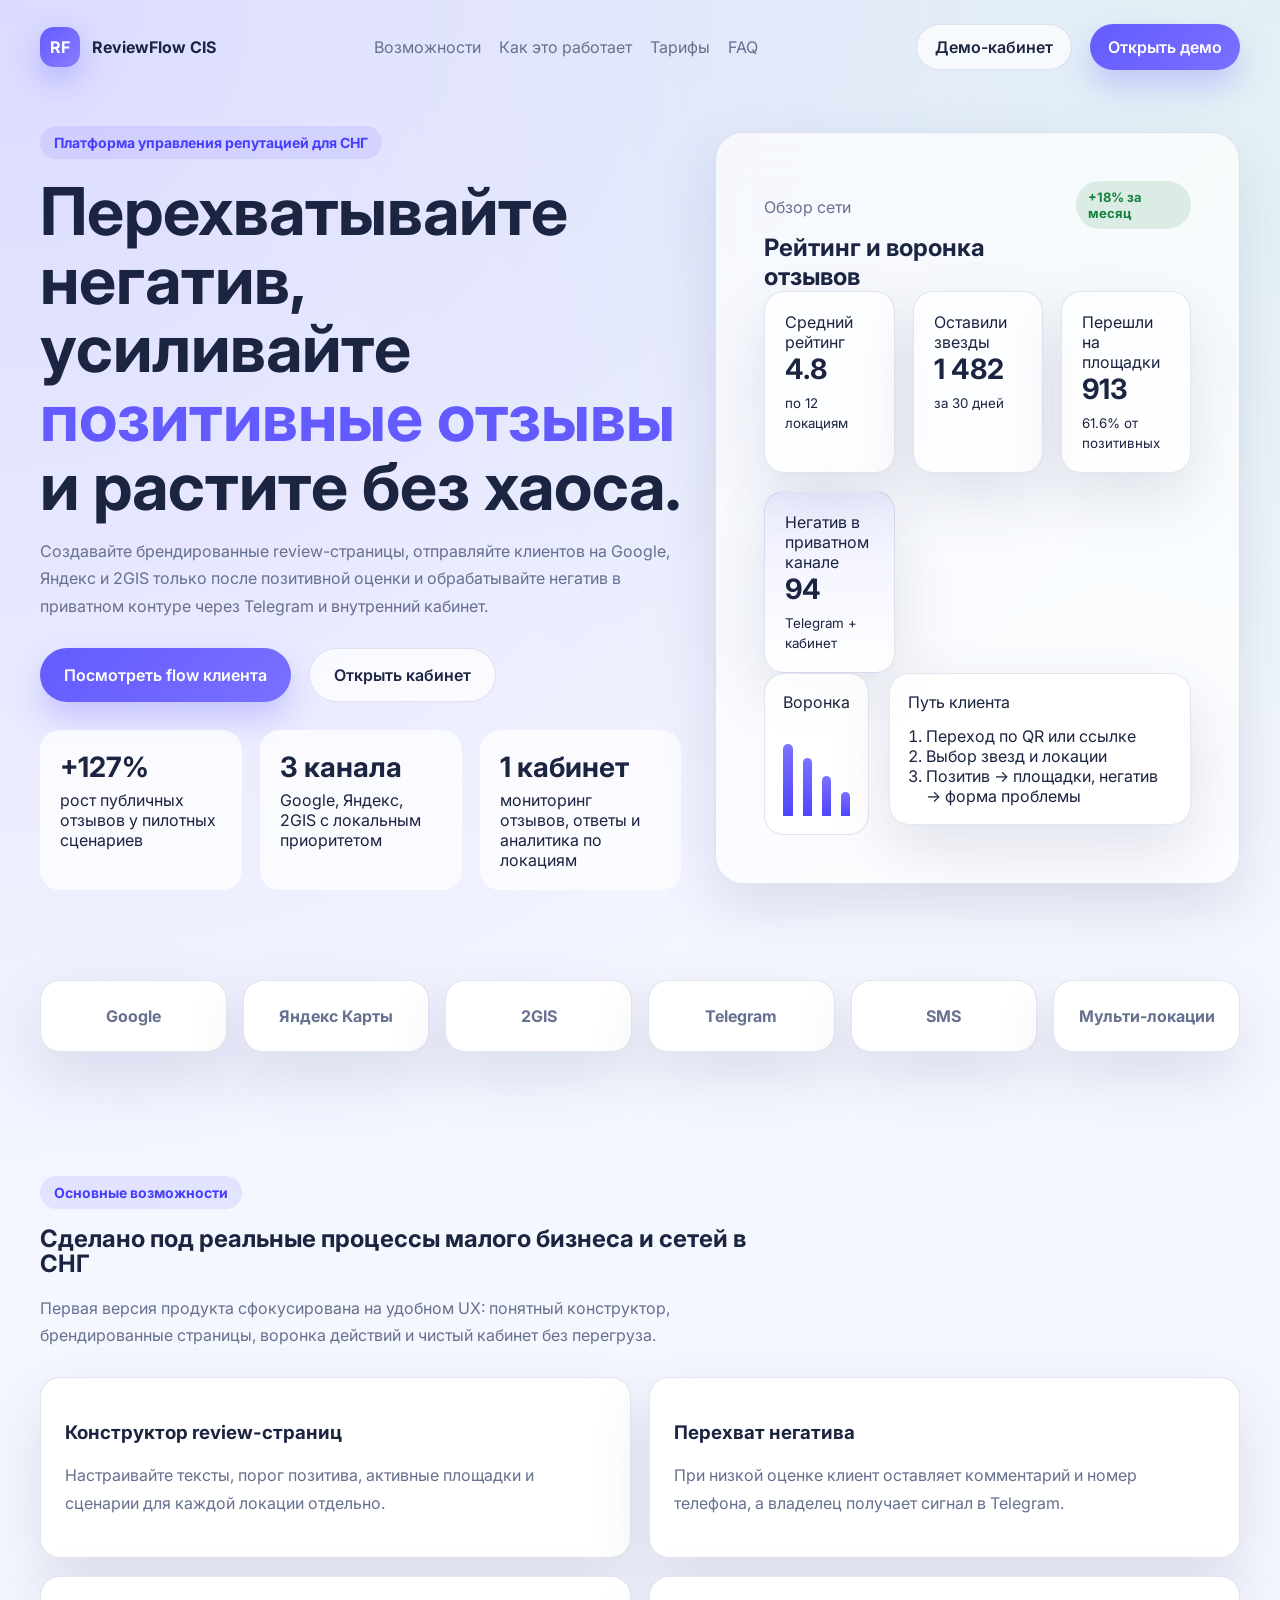
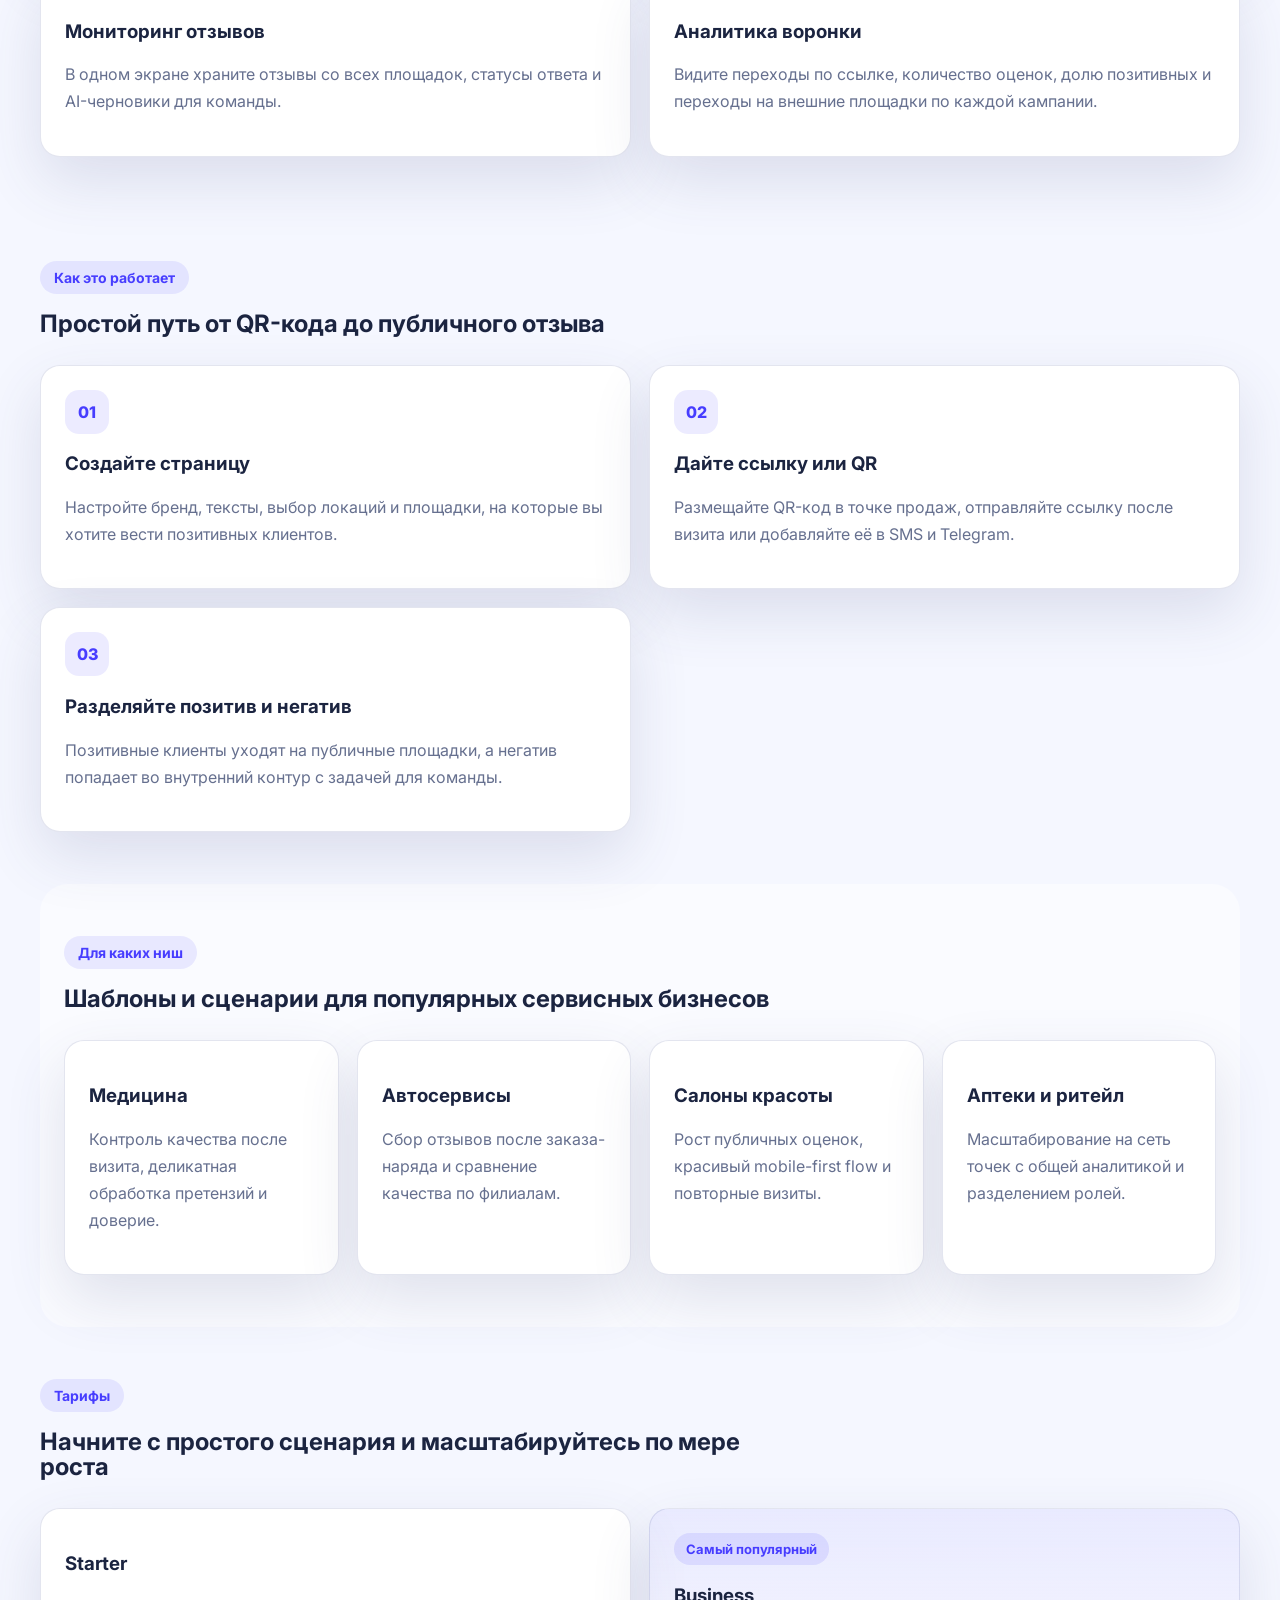
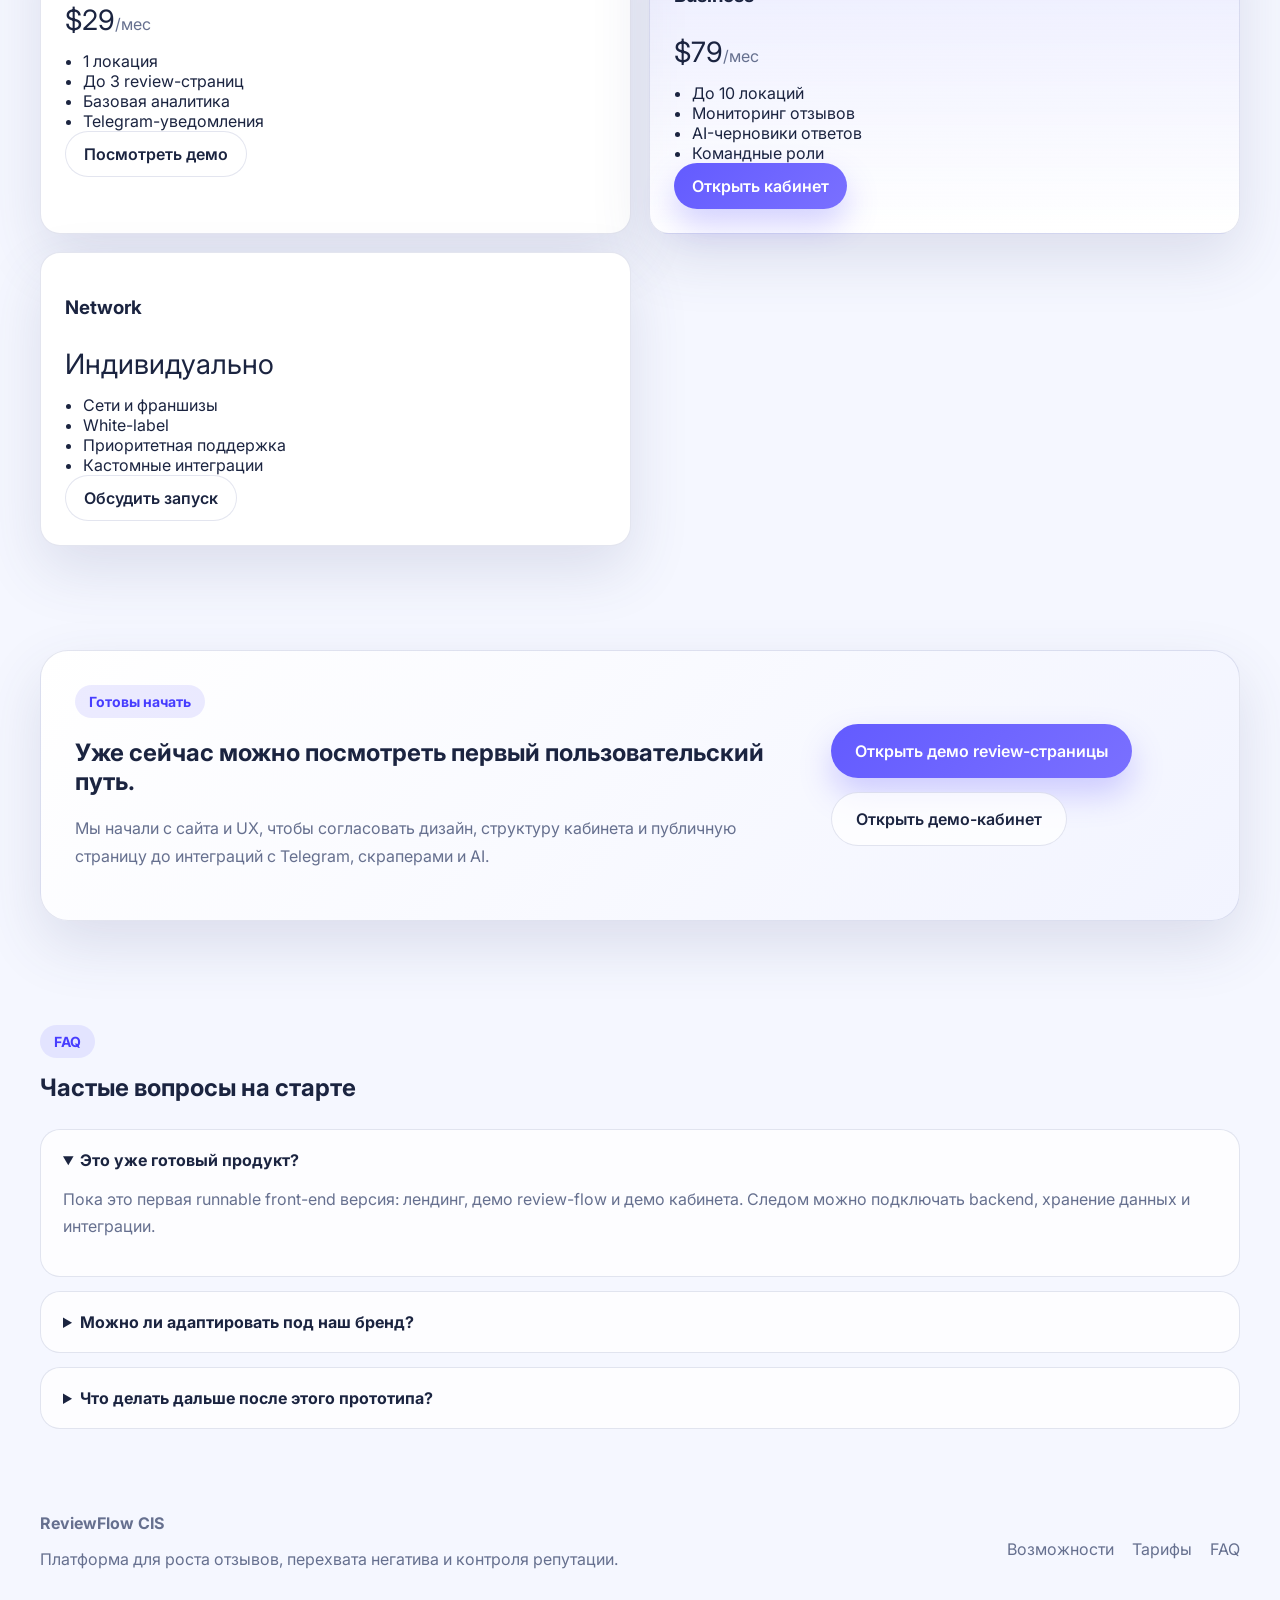
<file: index.html>
<!doctype html>
<html lang="ru">
  <head>
    <meta charset="UTF-8" />
    <meta name="viewport" content="width=device-width, initial-scale=1.0" />
    <title>ReviewFlow CIS — рост отзывов и перехват негатива</title>
    <meta
      name="description"
      content="ReviewFlow CIS помогает бизнесу в СНГ собирать больше позитивных отзывов, перехватывать негатив и управлять репутацией в одном кабинете."
    />
    <link rel="preconnect" href="https://fonts.googleapis.com" />
    <link rel="preconnect" href="https://fonts.gstatic.com" crossorigin />
    <link
      href="https://fonts.googleapis.com/css2?family=Inter:wght@400;500;600;700;800&display=swap"
      rel="stylesheet"
    />
    <link rel="stylesheet" href="styles.css" />
  </head>
  <body>
    <div class="page-shell">
      <header class="site-header">
        <a class="brand" href="#top">
          <span class="brand__mark">RF</span>
          <span>ReviewFlow CIS</span>
        </a>

        <nav class="site-nav">
          <a href="#features">Возможности</a>
          <a href="#how-it-works">Как это работает</a>
          <a href="#pricing">Тарифы</a>
          <a href="#faq">FAQ</a>
        </nav>

        <div class="header-actions">
          <a class="button button--ghost" href="dashboard.html">Демо-кабинет</a>
          <a class="button button--primary" href="review-demo.html">Открыть демо</a>
        </div>
      </header>

      <main>
        <section class="hero" id="top">
          <div class="hero__content">
            <span class="eyebrow">Платформа управления репутацией для СНГ</span>
            <h1>
              Перехватывайте негатив, усиливайте
              <span>позитивные отзывы</span>
              и растите без хаоса.
            </h1>
            <p class="hero__lead">
              Создавайте брендированные review-страницы, отправляйте клиентов на Google,
              Яндекс и 2GIS только после позитивной оценки и обрабатывайте негатив в приватном
              контуре через Telegram и внутренний кабинет.
            </p>

            <div class="hero__actions">
              <a class="button button--primary button--large" href="review-demo.html">
                Посмотреть flow клиента
              </a>
              <a class="button button--secondary button--large" href="dashboard.html">
                Открыть кабинет
              </a>
            </div>

            <div class="hero__proof">
              <div class="proof-card">
                <strong>+127%</strong>
                <span>рост публичных отзывов у пилотных сценариев</span>
              </div>
              <div class="proof-card">
                <strong>3 канала</strong>
                <span>Google, Яндекс, 2GIS с локальным приоритетом</span>
              </div>
              <div class="proof-card">
                <strong>1 кабинет</strong>
                <span>мониторинг отзывов, ответы и аналитика по локациям</span>
              </div>
            </div>
          </div>

          <div class="hero__visual card-glass">
            <div class="hero-dashboard">
              <div class="hero-dashboard__top">
                <div>
                  <p class="muted">Обзор сети</p>
                  <h2>Рейтинг и воронка отзывов</h2>
                </div>
                <span class="badge badge--success">+18% за месяц</span>
              </div>

              <div class="metric-grid">
                <article class="metric-card">
                  <span>Средний рейтинг</span>
                  <strong>4.8</strong>
                  <small>по 12 локациям</small>
                </article>
                <article class="metric-card">
                  <span>Оставили звезды</span>
                  <strong>1 482</strong>
                  <small>за 30 дней</small>
                </article>
                <article class="metric-card">
                  <span>Перешли на площадки</span>
                  <strong>913</strong>
                  <small>61.6% от позитивных</small>
                </article>
                <article class="metric-card metric-card--accent">
                  <span>Негатив в приватном канале</span>
                  <strong>94</strong>
                  <small>Telegram + кабинет</small>
                </article>
              </div>

              <div class="hero-dashboard__footer">
                <div class="mini-chart">
                  <span>Воронка</span>
                  <div class="mini-chart__bars">
                    <i style="height: 80%"></i>
                    <i style="height: 64%"></i>
                    <i style="height: 44%"></i>
                    <i style="height: 27%"></i>
                  </div>
                </div>
                <div class="mini-flow card-soft">
                  <span class="mini-flow__title">Путь клиента</span>
                  <ol>
                    <li>Переход по QR или ссылке</li>
                    <li>Выбор звезд и локации</li>
                    <li>Позитив → площадки, негатив → форма проблемы</li>
                  </ol>
                </div>
              </div>
            </div>
          </div>
        </section>

        <section class="logo-strip" aria-label="Площадки отзывов">
          <div class="logo-pill">Google</div>
          <div class="logo-pill">Яндекс Карты</div>
          <div class="logo-pill">2GIS</div>
          <div class="logo-pill">Telegram</div>
          <div class="logo-pill">SMS</div>
          <div class="logo-pill">Мульти-локации</div>
        </section>

        <section class="section" id="features">
          <div class="section-heading">
            <span class="eyebrow">Основные возможности</span>
            <h2>Сделано под реальные процессы малого бизнеса и сетей в СНГ</h2>
            <p>
              Первая версия продукта сфокусирована на удобном UX: понятный конструктор,
              брендированные страницы, воронка действий и чистый кабинет без перегруза.
            </p>
          </div>

          <div class="feature-grid">
            <article class="feature-card card-soft">
              <h3>Конструктор review-страниц</h3>
              <p>
                Настраивайте тексты, порог позитива, активные площадки и сценарии для каждой
                локации отдельно.
              </p>
            </article>
            <article class="feature-card card-soft">
              <h3>Перехват негатива</h3>
              <p>
                При низкой оценке клиент оставляет комментарий и номер телефона, а владелец
                получает сигнал в Telegram.
              </p>
            </article>
            <article class="feature-card card-soft">
              <h3>Мониторинг отзывов</h3>
              <p>
                В одном экране храните отзывы со всех площадок, статусы ответа и AI-черновики
                для команды.
              </p>
            </article>
            <article class="feature-card card-soft">
              <h3>Аналитика воронки</h3>
              <p>
                Видите переходы по ссылке, количество оценок, долю позитивных и переходы на
                внешние площадки по каждой кампании.
              </p>
            </article>
          </div>
        </section>

        <section class="section" id="how-it-works">
          <div class="section-heading">
            <span class="eyebrow">Как это работает</span>
            <h2>Простой путь от QR-кода до публичного отзыва</h2>
          </div>

          <div class="steps-grid">
            <article class="step-card card-soft">
              <span class="step-number">01</span>
              <h3>Создайте страницу</h3>
              <p>
                Настройте бренд, тексты, выбор локаций и площадки, на которые вы хотите вести
                позитивных клиентов.
              </p>
            </article>
            <article class="step-card card-soft">
              <span class="step-number">02</span>
              <h3>Дайте ссылку или QR</h3>
              <p>
                Размещайте QR-код в точке продаж, отправляйте ссылку после визита или добавляйте
                её в SMS и Telegram.
              </p>
            </article>
            <article class="step-card card-soft">
              <span class="step-number">03</span>
              <h3>Разделяйте позитив и негатив</h3>
              <p>
                Позитивные клиенты уходят на публичные площадки, а негатив попадает во внутренний
                контур с задачей для команды.
              </p>
            </article>
          </div>
        </section>

        <section class="section section--alt">
          <div class="section-heading">
            <span class="eyebrow">Для каких ниш</span>
            <h2>Шаблоны и сценарии для популярных сервисных бизнесов</h2>
          </div>

          <div class="industry-grid">
            <article class="industry-card">
              <h3>Медицина</h3>
              <p>Контроль качества после визита, деликатная обработка претензий и доверие.</p>
            </article>
            <article class="industry-card">
              <h3>Автосервисы</h3>
              <p>Сбор отзывов после заказа-наряда и сравнение качества по филиалам.</p>
            </article>
            <article class="industry-card">
              <h3>Салоны красоты</h3>
              <p>Рост публичных оценок, красивый mobile-first flow и повторные визиты.</p>
            </article>
            <article class="industry-card">
              <h3>Аптеки и ритейл</h3>
              <p>Масштабирование на сеть точек с общей аналитикой и разделением ролей.</p>
            </article>
          </div>
        </section>

        <section class="section" id="pricing">
          <div class="section-heading">
            <span class="eyebrow">Тарифы</span>
            <h2>Начните с простого сценария и масштабируйтесь по мере роста</h2>
          </div>

          <div class="pricing-grid">
            <article class="pricing-card card-soft">
              <h3>Starter</h3>
              <p class="price">$29<span>/мес</span></p>
              <ul>
                <li>1 локация</li>
                <li>До 3 review-страниц</li>
                <li>Базовая аналитика</li>
                <li>Telegram-уведомления</li>
              </ul>
              <a class="button button--secondary" href="review-demo.html">Посмотреть демо</a>
            </article>
            <article class="pricing-card pricing-card--featured">
              <span class="badge badge--primary">Самый популярный</span>
              <h3>Business</h3>
              <p class="price">$79<span>/мес</span></p>
              <ul>
                <li>До 10 локаций</li>
                <li>Мониторинг отзывов</li>
                <li>AI-черновики ответов</li>
                <li>Командные роли</li>
              </ul>
              <a class="button button--primary" href="dashboard.html">Открыть кабинет</a>
            </article>
            <article class="pricing-card card-soft">
              <h3>Network</h3>
              <p class="price">Индивидуально</p>
              <ul>
                <li>Сети и франшизы</li>
                <li>White-label</li>
                <li>Приоритетная поддержка</li>
                <li>Кастомные интеграции</li>
              </ul>
              <a class="button button--secondary" href="#faq">Обсудить запуск</a>
            </article>
          </div>
        </section>

        <section class="section section--cta">
          <div class="cta-banner">
            <div>
              <span class="eyebrow">Готовы начать</span>
              <h2>Уже сейчас можно посмотреть первый пользовательский путь.</h2>
              <p>
                Мы начали с сайта и UX, чтобы согласовать дизайн, структуру кабинета и публичную
                страницу до интеграций с Telegram, скраперами и AI.
              </p>
            </div>
            <div class="cta-banner__actions">
              <a class="button button--primary button--large" href="review-demo.html">
                Открыть демо review-страницы
              </a>
              <a class="button button--ghost button--large" href="dashboard.html">
                Открыть демо-кабинет
              </a>
            </div>
          </div>
        </section>

        <section class="section" id="faq">
          <div class="section-heading">
            <span class="eyebrow">FAQ</span>
            <h2>Частые вопросы на старте</h2>
          </div>

          <div class="faq-list">
            <details class="faq-item" open>
              <summary>Это уже готовый продукт?</summary>
              <p>
                Пока это первая runnable front-end версия: лендинг, демо review-flow и демо
                кабинета. Следом можно подключать backend, хранение данных и интеграции.
              </p>
            </details>
            <details class="faq-item">
              <summary>Можно ли адаптировать под наш бренд?</summary>
              <p>
                Да. Конструктор и стили заложены так, чтобы легко менять цвета, тексты, локации и
                активные площадки.
              </p>
            </details>
            <details class="faq-item">
              <summary>Что делать дальше после этого прототипа?</summary>
              <p>
                Следующий этап — превратить демо в настоящий кабинет: auth, CRUD для страниц,
                аналитические события, Telegram-уведомления и хранилище отзывов.
              </p>
            </details>
          </div>
        </section>
      </main>

      <footer class="site-footer">
        <div>
          <strong>ReviewFlow CIS</strong>
          <p>Платформа для роста отзывов, перехвата негатива и контроля репутации.</p>
        </div>
        <div class="footer-links">
          <a href="#features">Возможности</a>
          <a href="#pricing">Тарифы</a>
          <a href="#faq">FAQ</a>
        </div>
      </footer>
    </div>
  </body>
</html>
</file>
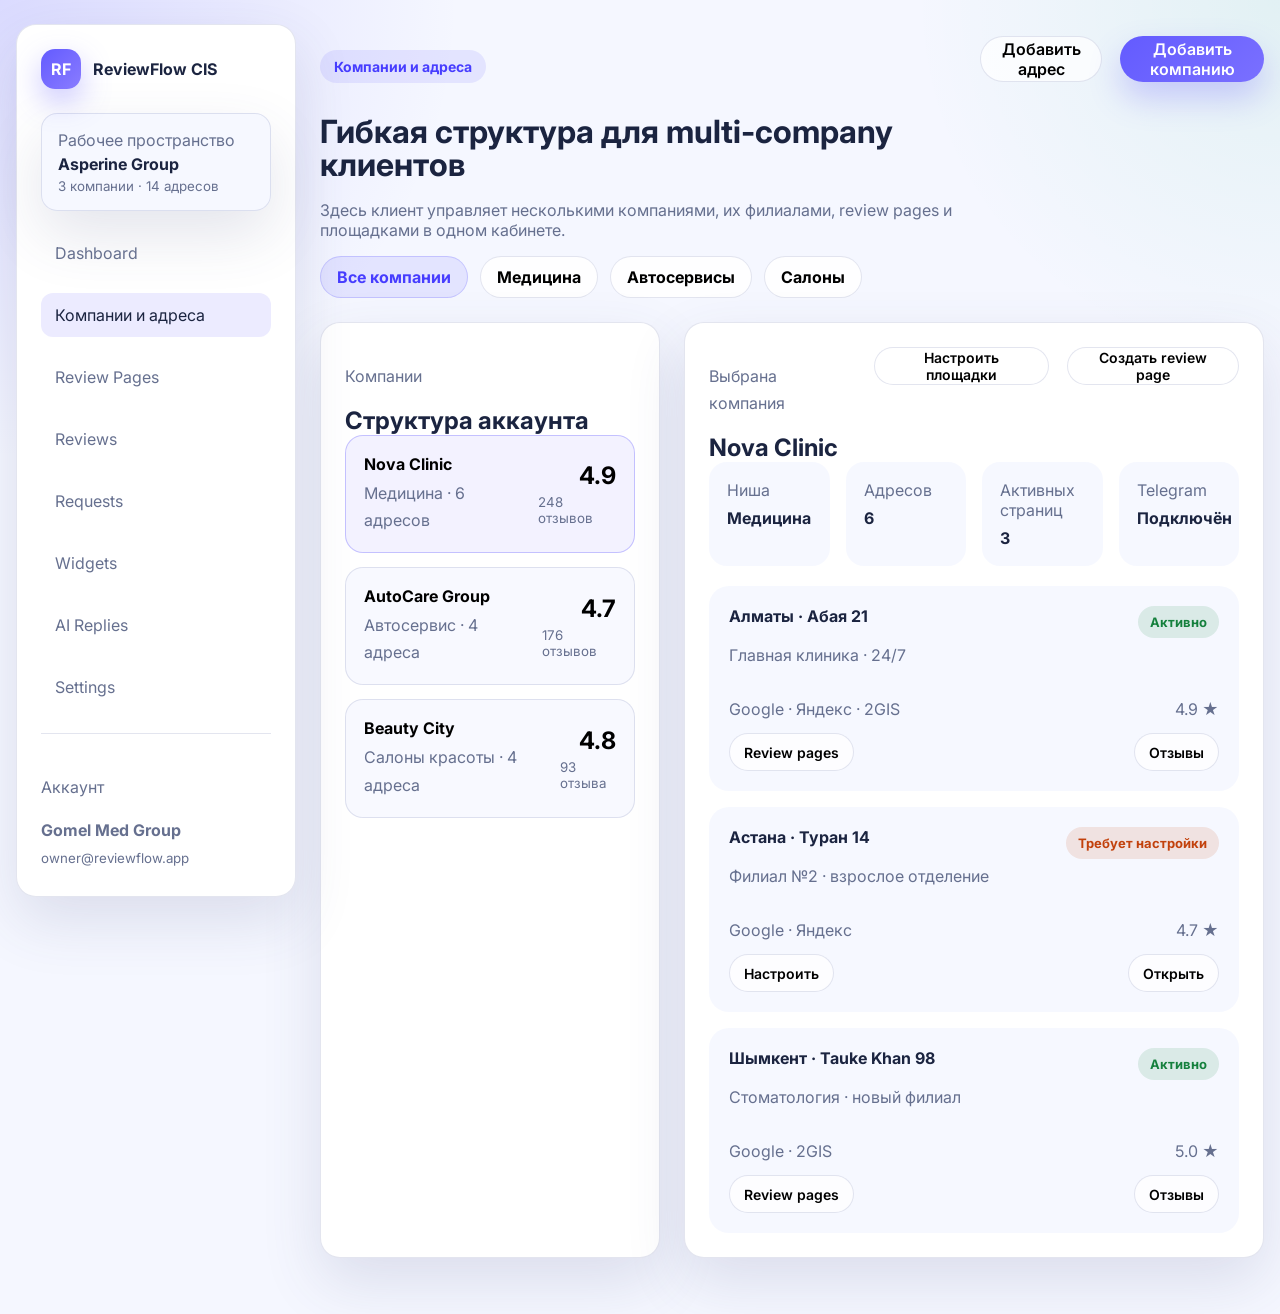
<file: companies.html>
<!doctype html>
<html lang="ru">
  <head>
    <meta charset="UTF-8" />
    <meta name="viewport" content="width=device-width, initial-scale=1.0" />
    <title>ReviewFlow CIS — Компании и адреса</title>
    <link rel="preconnect" href="https://fonts.googleapis.com" />
    <link rel="preconnect" href="https://fonts.gstatic.com" crossorigin />
    <link
      href="https://fonts.googleapis.com/css2?family=Inter:wght@400;500;600;700;800&display=swap"
      rel="stylesheet"
    />
    <link rel="stylesheet" href="styles.css" />
  </head>
  <body>
    <div class="app-layout">
      <aside class="sidebar card-soft">
        <a class="brand brand--sidebar" href="index.html">
          <span class="brand__mark">RF</span>
          <span>ReviewFlow CIS</span>
        </a>

        <div class="workspace-switcher card-soft">
          <span class="muted">Рабочее пространство</span>
          <strong>Asperine Group</strong>
          <small>3 компании · 14 адресов</small>
        </div>

        <nav class="sidebar-nav">
          <a class="sidebar-link" href="dashboard.html">Dashboard</a>
          <a class="sidebar-link sidebar-link--active" href="companies.html">Компании и адреса</a>
          <a class="sidebar-link" href="#">Review Pages</a>
          <a class="sidebar-link" href="#">Reviews</a>
          <a class="sidebar-link" href="#">Requests</a>
          <a class="sidebar-link" href="#">Widgets</a>
          <a class="sidebar-link" href="#">AI Replies</a>
          <a class="sidebar-link" href="#">Settings</a>
        </nav>

        <div class="sidebar-footer">
          <p class="muted">Аккаунт</p>
          <strong>Gomel Med Group</strong>
          <small>owner@reviewflow.app</small>
        </div>
      </aside>

      <main class="dashboard-main">
        <header class="dashboard-header">
          <div>
            <p class="eyebrow">Компании и адреса</p>
            <h1>Гибкая структура для multi-company клиентов</h1>
            <p class="muted">
              Здесь клиент управляет несколькими компаниями, их филиалами, review pages и
              площадками в одном кабинете.
            </p>
          </div>
          <div class="header-actions">
            <button class="button button--secondary">Добавить адрес</button>
            <button class="button button--primary">Добавить компанию</button>
          </div>
        </header>

        <section class="section-tabs">
          <button class="section-tabs__item section-tabs__item--active">Все компании</button>
          <button class="section-tabs__item">Медицина</button>
          <button class="section-tabs__item">Автосервисы</button>
          <button class="section-tabs__item">Салоны</button>
        </section>

        <section class="company-layout">
          <article class="panel card-soft company-list-panel">
            <div class="panel__header">
              <div>
                <p class="muted">Компании</p>
                <h2>Структура аккаунта</h2>
              </div>
            </div>

            <div class="company-list">
              <button class="company-card company-card--active" type="button">
                <div>
                  <strong>Nova Clinic</strong>
                  <p>Медицина · 6 адресов</p>
                </div>
                <div class="inline-stats">
                  <span>4.9</span>
                  <small>248 отзывов</small>
                </div>
              </button>

              <button class="company-card" type="button">
                <div>
                  <strong>AutoCare Group</strong>
                  <p>Автосервис · 4 адреса</p>
                </div>
                <div class="inline-stats">
                  <span>4.7</span>
                  <small>176 отзывов</small>
                </div>
              </button>

              <button class="company-card" type="button">
                <div>
                  <strong>Beauty City</strong>
                  <p>Салоны красоты · 4 адреса</p>
                </div>
                <div class="inline-stats">
                  <span>4.8</span>
                  <small>93 отзыва</small>
                </div>
              </button>
            </div>
          </article>

          <article class="panel card-soft company-detail-panel">
            <div class="panel__header">
              <div>
                <p class="muted">Выбрана компания</p>
                <h2>Nova Clinic</h2>
              </div>
              <div class="header-actions">
                <button class="button button--ghost button--small">Настроить площадки</button>
                <button class="button button--secondary button--small">Создать review page</button>
              </div>
            </div>

            <div class="company-meta-bar">
              <div class="company-meta-item">
                <span>Ниша</span>
                <strong>Медицина</strong>
              </div>
              <div class="company-meta-item">
                <span>Адресов</span>
                <strong>6</strong>
              </div>
              <div class="company-meta-item">
                <span>Активных страниц</span>
                <strong>3</strong>
              </div>
              <div class="company-meta-item">
                <span>Telegram</span>
                <strong>Подключён</strong>
              </div>
            </div>

            <div class="location-grid">
              <article class="location-card">
                <div class="location-card__top">
                  <div>
                    <strong>Алматы · Абая 21</strong>
                    <p>Главная клиника · 24/7</p>
                  </div>
                  <span class="status-badge status-badge--success">Активно</span>
                </div>
                <div class="location-card__meta">
                  <span>Google · Яндекс · 2GIS</span>
                  <span>4.9 ★</span>
                </div>
                <div class="location-card__actions">
                  <button class="button button--secondary button--small">Review pages</button>
                  <button class="button button--ghost button--small">Отзывы</button>
                </div>
              </article>

              <article class="location-card">
                <div class="location-card__top">
                  <div>
                    <strong>Астана · Туран 14</strong>
                    <p>Филиал №2 · взрослое отделение</p>
                  </div>
                  <span class="status-badge status-badge--warning">Требует настройки</span>
                </div>
                <div class="location-card__meta">
                  <span>Google · Яндекс</span>
                  <span>4.7 ★</span>
                </div>
                <div class="location-card__actions">
                  <button class="button button--secondary button--small">Настроить</button>
                  <button class="button button--ghost button--small">Открыть</button>
                </div>
              </article>

              <article class="location-card">
                <div class="location-card__top">
                  <div>
                    <strong>Шымкент · Tauke Khan 98</strong>
                    <p>Стоматология · новый филиал</p>
                  </div>
                  <span class="status-badge status-badge--success">Активно</span>
                </div>
                <div class="location-card__meta">
                  <span>Google · 2GIS</span>
                  <span>5.0 ★</span>
                </div>
                <div class="location-card__actions">
                  <button class="button button--secondary button--small">Review pages</button>
                  <button class="button button--ghost button--small">Отзывы</button>
                </div>
              </article>
            </div>
          </article>
        </section>
      </main>
    </div>
  </body>
</html>
</file>
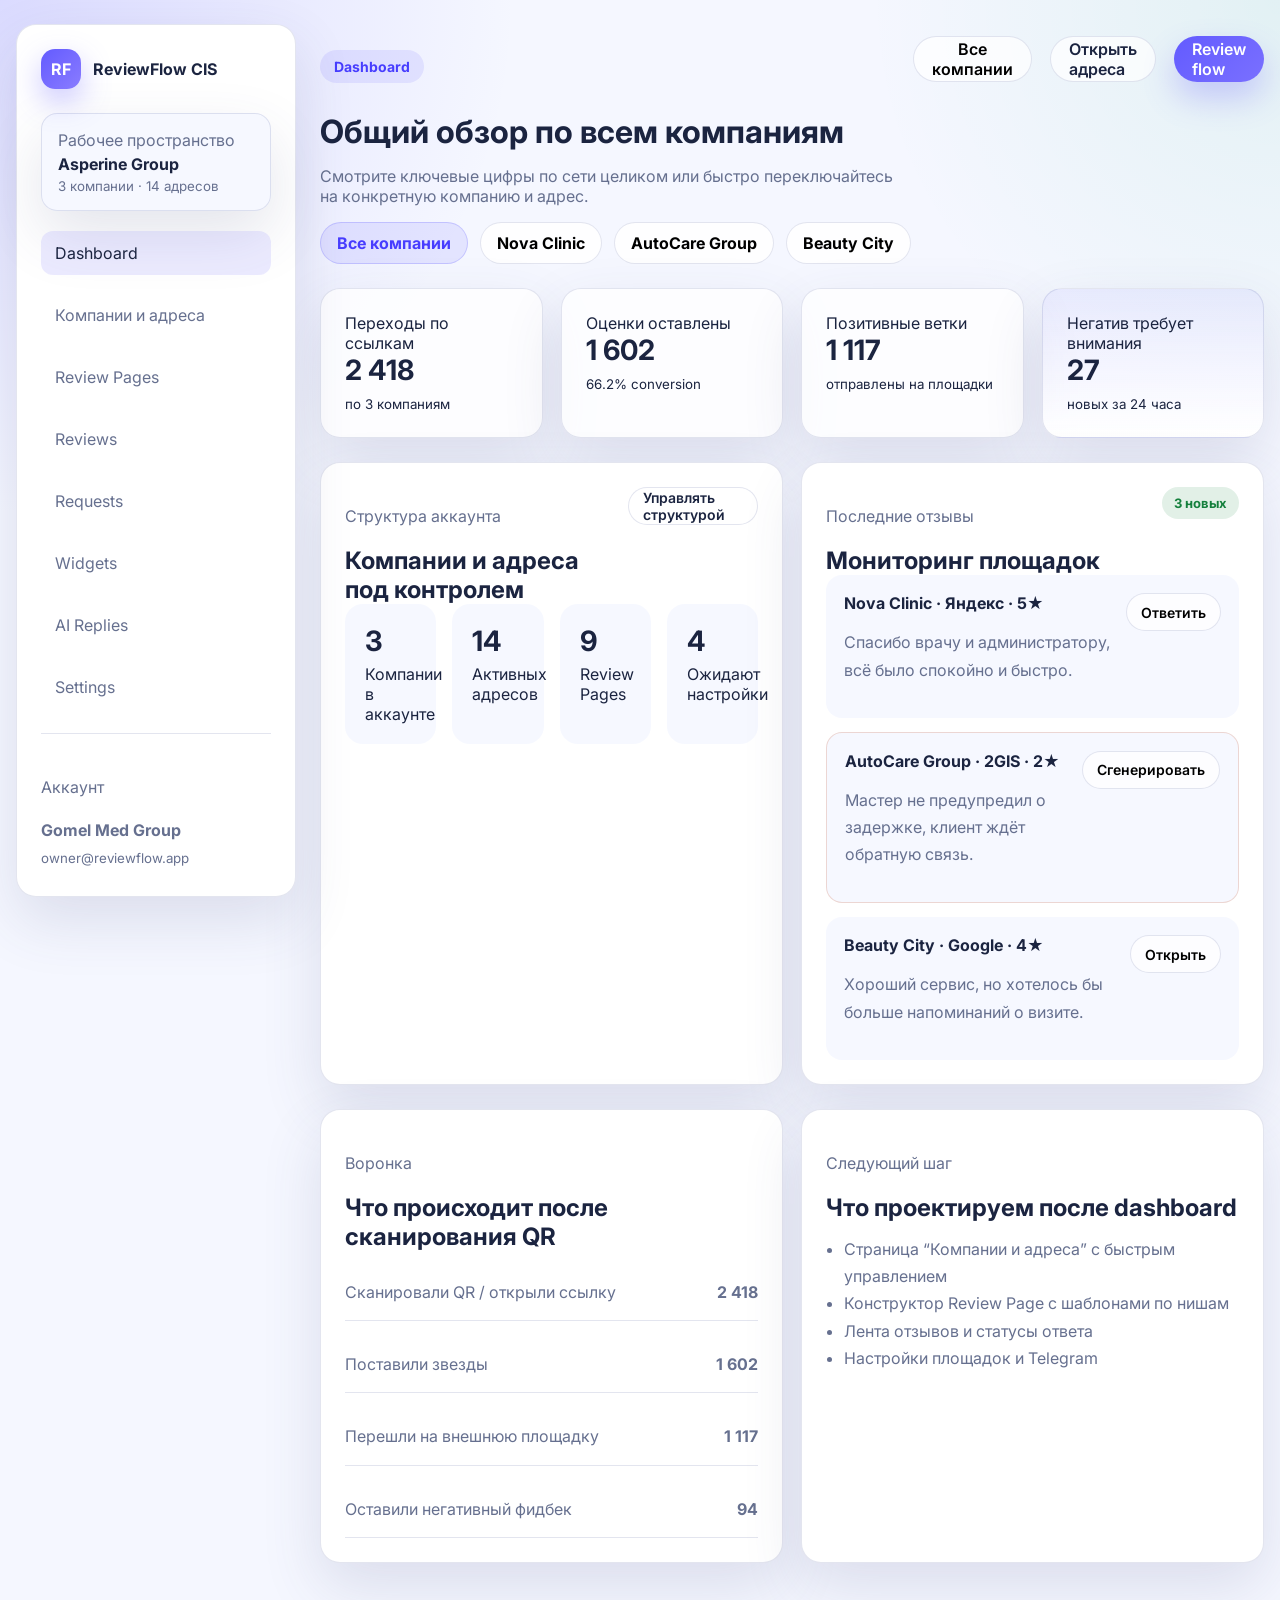
<file: dashboard.html>
<!doctype html>
<html lang="ru">
  <head>
    <meta charset="UTF-8" />
    <meta name="viewport" content="width=device-width, initial-scale=1.0" />
    <title>ReviewFlow CIS — Dashboard</title>
    <link rel="preconnect" href="https://fonts.googleapis.com" />
    <link rel="preconnect" href="https://fonts.gstatic.com" crossorigin />
    <link
      href="https://fonts.googleapis.com/css2?family=Inter:wght@400;500;600;700;800&display=swap"
      rel="stylesheet"
    />
    <link rel="stylesheet" href="styles.css" />
  </head>
  <body>
    <div class="app-layout">
      <aside class="sidebar card-soft">
        <a class="brand brand--sidebar" href="index.html">
          <span class="brand__mark">RF</span>
          <span>ReviewFlow CIS</span>
        </a>

        <div class="workspace-switcher card-soft">
          <span class="muted">Рабочее пространство</span>
          <strong>Asperine Group</strong>
          <small>3 компании · 14 адресов</small>
        </div>

        <nav class="sidebar-nav">
          <a class="sidebar-link sidebar-link--active" href="dashboard.html">Dashboard</a>
          <a class="sidebar-link" href="companies.html">Компании и адреса</a>
          <a class="sidebar-link" href="#">Review Pages</a>
          <a class="sidebar-link" href="#">Reviews</a>
          <a class="sidebar-link" href="#">Requests</a>
          <a class="sidebar-link" href="#">Widgets</a>
          <a class="sidebar-link" href="#">AI Replies</a>
          <a class="sidebar-link" href="#">Settings</a>
        </nav>

        <div class="sidebar-footer">
          <p class="muted">Аккаунт</p>
          <strong>Gomel Med Group</strong>
          <small>owner@reviewflow.app</small>
        </div>
      </aside>

      <main class="dashboard-main">
        <header class="dashboard-header">
          <div>
            <p class="eyebrow">Dashboard</p>
            <h1>Общий обзор по всем компаниям</h1>
            <p class="muted">
              Смотрите ключевые цифры по сети целиком или быстро переключайтесь на конкретную
              компанию и адрес.
            </p>
          </div>
          <div class="header-actions">
            <button class="button button--ghost">Все компании</button>
            <a class="button button--secondary" href="companies.html">Открыть адреса</a>
            <a class="button button--primary" href="review-demo.html">Review flow</a>
          </div>
        </header>

        <section class="section-tabs">
          <button class="section-tabs__item section-tabs__item--active">Все компании</button>
          <button class="section-tabs__item">Nova Clinic</button>
          <button class="section-tabs__item">AutoCare Group</button>
          <button class="section-tabs__item">Beauty City</button>
        </section>

        <section class="dashboard-grid">
          <article class="stat-panel card-soft">
            <span>Переходы по ссылкам</span>
            <strong>2 418</strong>
            <small>по 3 компаниям</small>
          </article>
          <article class="stat-panel card-soft">
            <span>Оценки оставлены</span>
            <strong>1 602</strong>
            <small>66.2% conversion</small>
          </article>
          <article class="stat-panel card-soft">
            <span>Позитивные ветки</span>
            <strong>1 117</strong>
            <small>отправлены на площадки</small>
          </article>
          <article class="stat-panel card-soft stat-panel--alert">
            <span>Негатив требует внимания</span>
            <strong>27</strong>
            <small>новых за 24 часа</small>
          </article>
        </section>

        <section class="panel-grid">
          <article class="panel card-soft">
            <div class="panel__header">
              <div>
                <p class="muted">Структура аккаунта</p>
                <h2>Компании и адреса под контролем</h2>
              </div>
              <a class="button button--secondary button--small" href="companies.html">
                Управлять структурой
              </a>
            </div>

            <div class="company-overview-grid">
              <article class="company-mini-card">
                <strong>3</strong>
                <span>Компании в аккаунте</span>
              </article>
              <article class="company-mini-card">
                <strong>14</strong>
                <span>Активных адресов</span>
              </article>
              <article class="company-mini-card">
                <strong>9</strong>
                <span>Review Pages</span>
              </article>
              <article class="company-mini-card">
                <strong>4</strong>
                <span>Ожидают настройки</span>
              </article>
            </div>
          </article>

          <article class="panel card-soft">
            <div class="panel__header">
              <div>
                <p class="muted">Последние отзывы</p>
                <h2>Мониторинг площадок</h2>
              </div>
              <span class="badge badge--success">3 новых</span>
            </div>

            <div class="review-list">
              <article class="review-item">
                <div>
                  <strong>Nova Clinic · Яндекс · 5★</strong>
                  <p>Спасибо врачу и администратору, всё было спокойно и быстро.</p>
                </div>
                <div class="review-item__actions">
                  <button class="button button--secondary button--small">Ответить</button>
                </div>
              </article>
              <article class="review-item review-item--attention">
                <div>
                  <strong>AutoCare Group · 2GIS · 2★</strong>
                  <p>Мастер не предупредил о задержке, клиент ждёт обратную связь.</p>
                </div>
                <div class="review-item__actions">
                  <button class="button button--secondary button--small">Сгенерировать</button>
                </div>
              </article>
              <article class="review-item">
                <div>
                  <strong>Beauty City · Google · 4★</strong>
                  <p>Хороший сервис, но хотелось бы больше напоминаний о визите.</p>
                </div>
                <div class="review-item__actions">
                  <button class="button button--secondary button--small">Открыть</button>
                </div>
              </article>
            </div>
          </article>
        </section>

        <section class="panel-grid panel-grid--secondary">
          <article class="panel card-soft">
            <div class="panel__header">
              <div>
                <p class="muted">Воронка</p>
                <h2>Что происходит после сканирования QR</h2>
              </div>
            </div>

            <div class="funnel-list">
              <div><span>Сканировали QR / открыли ссылку</span><strong>2 418</strong></div>
              <div><span>Поставили звезды</span><strong>1 602</strong></div>
              <div><span>Перешли на внешнюю площадку</span><strong>1 117</strong></div>
              <div><span>Оставили негативный фидбек</span><strong>94</strong></div>
            </div>
          </article>

          <article class="panel card-soft">
            <div class="panel__header">
              <div>
                <p class="muted">Следующий шаг</p>
                <h2>Что проектируем после dashboard</h2>
              </div>
            </div>

            <ul class="roadmap-list">
              <li>Страница “Компании и адреса” с быстрым управлением</li>
              <li>Конструктор Review Page с шаблонами по нишам</li>
              <li>Лента отзывов и статусы ответа</li>
              <li>Настройки площадок и Telegram</li>
            </ul>
          </article>
        </section>
      </main>
    </div>
  </body>
</html>
</file>
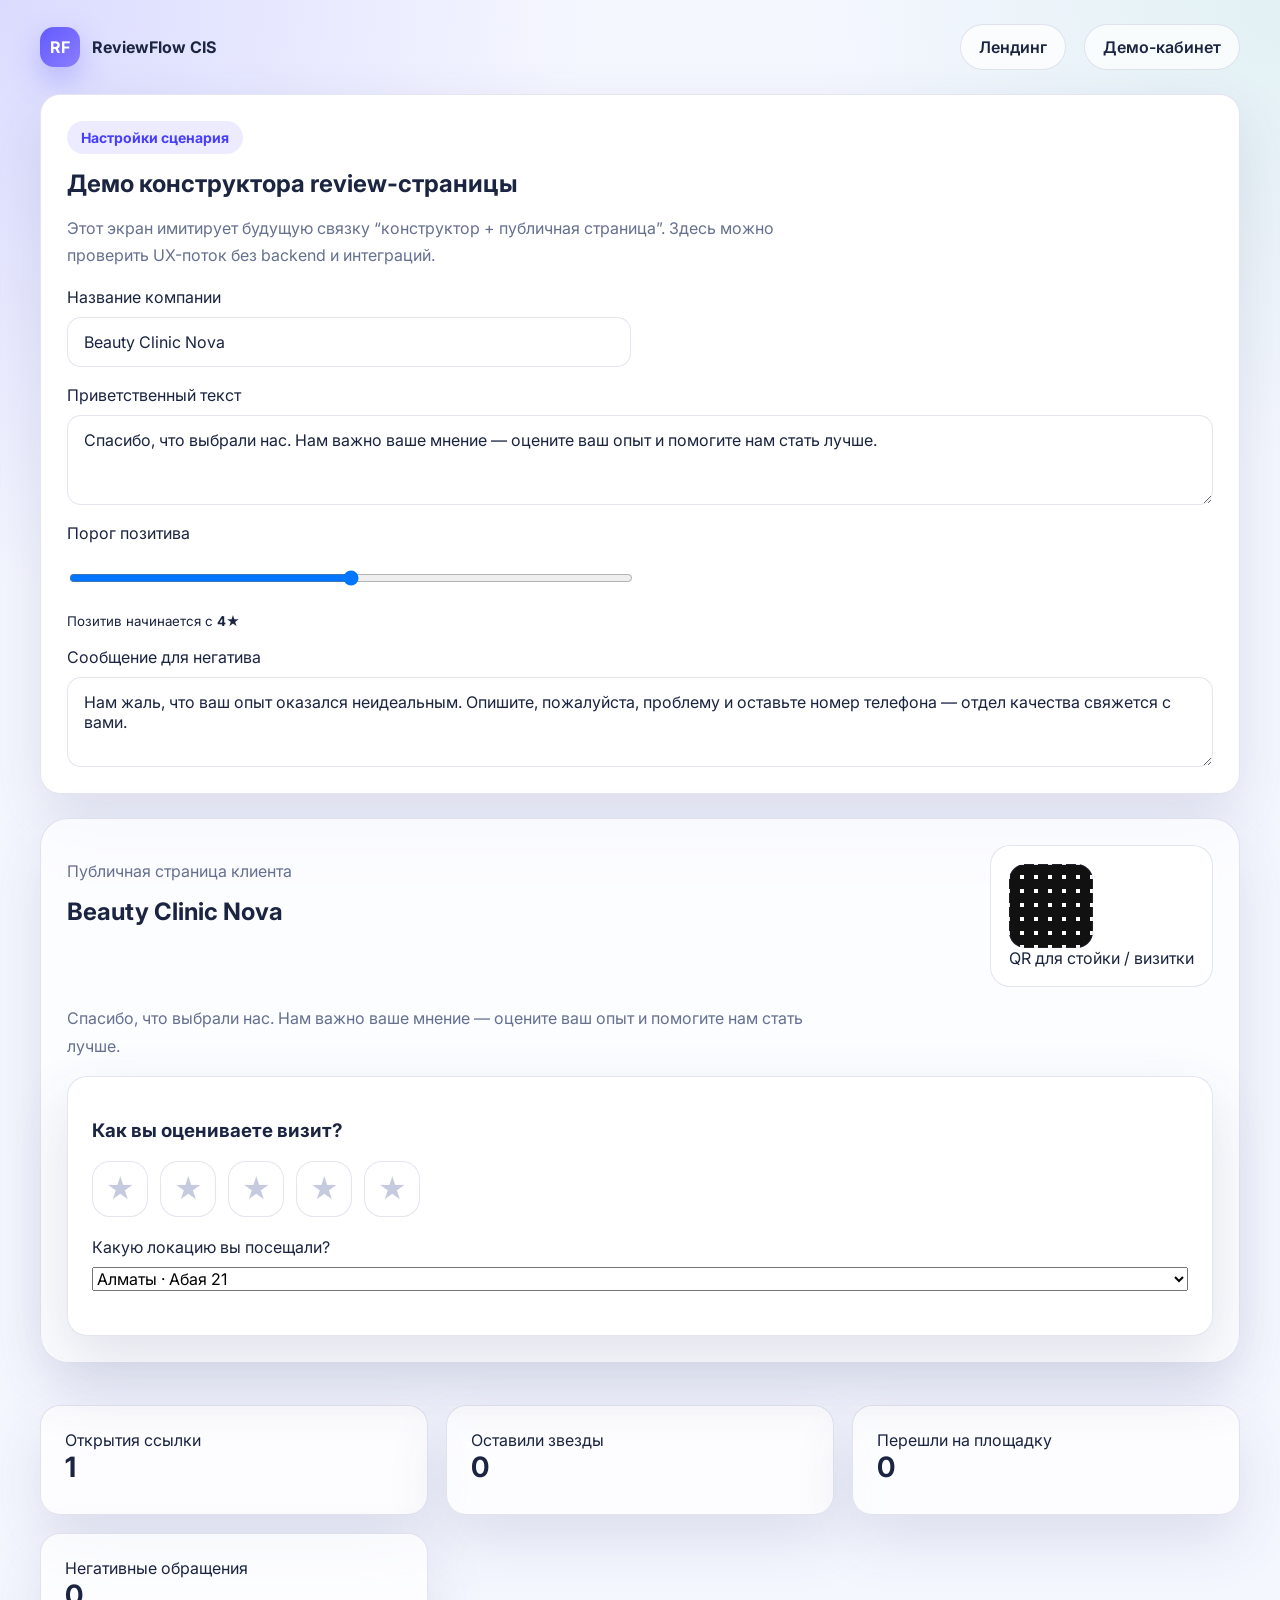
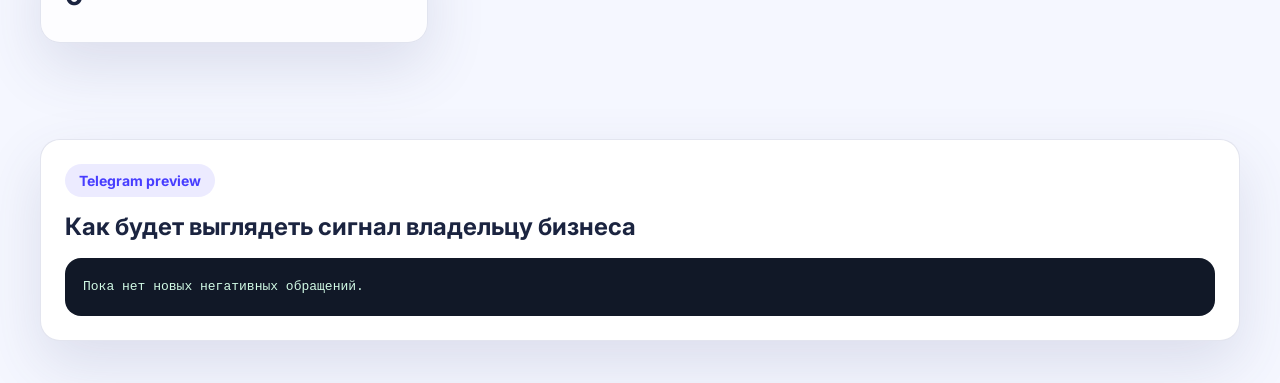
<file: review-demo.html>
<!doctype html>
<html lang="ru">
  <head>
    <meta charset="UTF-8" />
    <meta name="viewport" content="width=device-width, initial-scale=1.0" />
    <title>ReviewFlow CIS — Демо review-страницы</title>
    <link rel="preconnect" href="https://fonts.googleapis.com" />
    <link rel="preconnect" href="https://fonts.gstatic.com" crossorigin />
    <link
      href="https://fonts.googleapis.com/css2?family=Inter:wght@400;500;600;700;800&display=swap"
      rel="stylesheet"
    />
    <link rel="stylesheet" href="styles.css" />
  </head>
  <body>
    <div class="demo-shell">
      <header class="demo-header">
        <a class="brand" href="index.html">
          <span class="brand__mark">RF</span>
          <span>ReviewFlow CIS</span>
        </a>
        <div class="header-actions">
          <a class="button button--ghost" href="index.html">Лендинг</a>
          <a class="button button--secondary" href="dashboard.html">Демо-кабинет</a>
        </div>
      </header>

      <main class="demo-main">
        <section class="demo-config card-soft">
          <div class="section-heading section-heading--compact">
            <span class="eyebrow">Настройки сценария</span>
            <h1>Демо конструктора review-страницы</h1>
            <p>
              Этот экран имитирует будущую связку “конструктор + публичная страница”. Здесь можно
              проверить UX-поток без backend и интеграций.
            </p>
          </div>

          <div class="config-grid">
            <label class="field">
              <span>Название компании</span>
              <input id="companyName" type="text" value="Beauty Clinic Nova" />
            </label>
            <label class="field field--full">
              <span>Приветственный текст</span>
              <textarea id="welcomeText" rows="3">Спасибо, что выбрали нас. Нам важно ваше мнение — оцените ваш опыт и помогите нам стать лучше.</textarea>
            </label>
            <label class="field">
              <span>Порог позитива</span>
              <input id="positiveThreshold" type="range" min="3" max="5" step="1" value="4" />
              <small>Позитив начинается с <strong id="thresholdValue">4</strong>★</small>
            </label>
            <label class="field field--full">
              <span>Сообщение для негатива</span>
              <textarea id="negativeText" rows="3">Нам жаль, что ваш опыт оказался неидеальным. Опишите, пожалуйста, проблему и оставьте номер телефона — отдел качества свяжется с вами.</textarea>
            </label>
          </div>
        </section>

        <section class="demo-preview card-glass">
          <div class="preview-topbar">
            <div>
              <p class="muted">Публичная страница клиента</p>
              <h2 id="previewCompany">Beauty Clinic Nova</h2>
            </div>
            <div class="qr-card">
              <div class="qr-placeholder" aria-hidden="true"></div>
              <span>QR для стойки / визитки</span>
            </div>
          </div>

          <p class="preview-copy" id="previewWelcome">
            Спасибо, что выбрали нас. Нам важно ваше мнение — оцените ваш опыт и помогите нам
            стать лучше.
          </p>

          <section class="rating-card card-soft">
            <h3>Как вы оцениваете визит?</h3>
            <div class="stars" id="starPicker" aria-label="Выберите оценку"></div>

            <div class="location-picker">
              <label for="locationSelect">Какую локацию вы посещали?</label>
              <select id="locationSelect">
                <option>Алматы · Абая 21</option>
                <option>Астана · Туран 14</option>
                <option>Шымкент · Tauke Khan 98</option>
              </select>
            </div>

            <div class="flow-result flow-result--hidden" id="positiveBranch">
              <span class="badge badge--success">Позитивная ветка</span>
              <h4>Спасибо за высокую оценку 💜</h4>
              <p>
                Будем благодарны, если вы поделитесь отзывом публично. Выберите удобную площадку,
                и мы сразу переведём вас на страницу отзыва.
              </p>
              <div class="platform-tabs">
                <button class="platform-tab" data-platform="Google">Google</button>
                <button class="platform-tab" data-platform="Яндекс">Яндекс</button>
                <button class="platform-tab" data-platform="2GIS">2GIS</button>
              </div>
              <p class="platform-feedback" id="platformFeedback">
                Нажмите на площадку, чтобы сымитировать переход на страницу отзыва.
              </p>
            </div>

            <div class="flow-result flow-result--hidden" id="negativeBranch">
              <span class="badge badge--warning">Негативная ветка</span>
              <h4>Мы хотим разобраться в ситуации</h4>
              <p id="previewNegative">
                Нам жаль, что ваш опыт оказался неидеальным. Опишите, пожалуйста, проблему и
                оставьте номер телефона — отдел качества свяжется с вами.
              </p>
              <div class="feedback-grid">
                <label class="field field--full">
                  <span>Что произошло?</span>
                  <textarea id="issueText" rows="4" placeholder="Опишите проблему"></textarea>
                </label>
                <label class="field">
                  <span>Контактный номер</span>
                  <input id="phoneInput" type="tel" placeholder="+7 (___) ___-__-__" />
                </label>
                <div class="feedback-actions">
                  <button class="button button--primary" id="sendIssueButton">
                    Отправить в отдел качества
                  </button>
                  <p class="muted" id="issueFeedback">
                    В demo-версии мы покажем, как это будет выглядеть в Telegram-уведомлении.
                  </p>
                </div>
              </div>
            </div>
          </section>
        </section>

        <section class="analytics-strip">
          <article class="mini-stat card-soft">
            <span>Открытия ссылки</span>
            <strong id="opensCount">0</strong>
          </article>
          <article class="mini-stat card-soft">
            <span>Оставили звезды</span>
            <strong id="ratingsCount">0</strong>
          </article>
          <article class="mini-stat card-soft">
            <span>Перешли на площадку</span>
            <strong id="platformClicksCount">0</strong>
          </article>
          <article class="mini-stat card-soft">
            <span>Негативные обращения</span>
            <strong id="negativeCount">0</strong>
          </article>
        </section>

        <section class="telegram-preview card-soft" id="telegramPreview">
          <div class="section-heading section-heading--compact">
            <span class="eyebrow">Telegram preview</span>
            <h2>Как будет выглядеть сигнал владельцу бизнеса</h2>
          </div>
          <pre id="telegramMessage">Пока нет новых негативных обращений.</pre>
        </section>
      </main>
    </div>

    <script src="app.js"></script>
  </body>
</html>
</file>
<file: styles.css>
:root {
  --bg: #f5f7ff;
  --bg-alt: #eef2ff;
  --surface: rgba(255, 255, 255, 0.9);
  --surface-solid: #ffffff;
  --text: #1b2440;
  --muted: #66708f;
  --primary: #635bff;
  --primary-dark: #473dff;
  --primary-soft: rgba(99, 91, 255, 0.12);
  --success: #15803d;
  --warning: #c2410c;
  --border: rgba(103, 113, 166, 0.18);
  --shadow: 0 24px 60px rgba(62, 69, 123, 0.14);
  --radius-xl: 28px;
  --radius-lg: 20px;
  --radius-md: 14px;
  --radius-sm: 10px;
}

* {
  box-sizing: border-box;
}

html {
  scroll-behavior: smooth;
}

body {
  margin: 0;
  font-family: "Inter", system-ui, sans-serif;
  color: var(--text);
  background:
    radial-gradient(circle at top left, rgba(99, 91, 255, 0.18), transparent 25%),
    radial-gradient(circle at top right, rgba(0, 167, 111, 0.08), transparent 20%),
    var(--bg);
}

a {
  color: inherit;
  text-decoration: none;
}

button,
input,
textarea,
select {
  font: inherit;
}

button {
  border: 0;
  cursor: pointer;
}

.page-shell,
.demo-shell {
  width: min(1200px, calc(100% - 32px));
  margin: 0 auto;
}

.site-header,
.demo-header {
  display: flex;
  align-items: center;
  justify-content: space-between;
  gap: 24px;
  padding: 24px 0;
}

.brand {
  display: inline-flex;
  align-items: center;
  gap: 12px;
  font-weight: 700;
}

.brand__mark {
  display: inline-grid;
  place-items: center;
  width: 40px;
  height: 40px;
  border-radius: 14px;
  background: linear-gradient(135deg, var(--primary), #8a7cff);
  color: #fff;
  box-shadow: 0 12px 30px rgba(99, 91, 255, 0.35);
}

.site-nav,
.header-actions,
.footer-links,
.sidebar-nav {
  display: flex;
  align-items: center;
  gap: 18px;
}

.site-nav a,
.footer-links a,
.sidebar-link {
  color: var(--muted);
  transition: color 0.2s ease;
}

.site-nav a:hover,
.footer-links a:hover,
.sidebar-link:hover,
.sidebar-link--active {
  color: var(--text);
}

.button {
  display: inline-flex;
  align-items: center;
  justify-content: center;
  gap: 10px;
  min-height: 46px;
  padding: 0 18px;
  border-radius: 999px;
  font-weight: 600;
  transition:
    transform 0.2s ease,
    box-shadow 0.2s ease,
    background 0.2s ease,
    border-color 0.2s ease;
}

.button:hover {
  transform: translateY(-1px);
}

.button--primary {
  color: #fff;
  background: linear-gradient(135deg, var(--primary), #7a70ff);
  box-shadow: 0 16px 32px rgba(99, 91, 255, 0.28);
}

.button--secondary,
.button--ghost {
  background: rgba(255, 255, 255, 0.72);
  border: 1px solid var(--border);
}

.button--large {
  min-height: 54px;
  padding: 0 24px;
}

.button--small {
  min-height: 38px;
  padding: 0 14px;
  font-size: 14px;
}

.card-glass,
.card-soft,
.panel,
.metric-card,
.pricing-card,
.industry-card,
.logo-pill,
.mini-stat {
  border: 1px solid var(--border);
  box-shadow: var(--shadow);
}

.card-glass {
  background: rgba(255, 255, 255, 0.68);
  backdrop-filter: blur(18px);
  border-radius: var(--radius-xl);
}

.card-soft,
.panel,
.metric-card,
.pricing-card,
.industry-card,
.logo-pill,
.mini-stat {
  background: var(--surface-solid);
  border-radius: var(--radius-lg);
}

.hero {
  display: grid;
  grid-template-columns: 1.1fr 0.9fr;
  gap: 34px;
  align-items: center;
  padding: 32px 0 72px;
}

.eyebrow {
  display: inline-flex;
  padding: 8px 14px;
  border-radius: 999px;
  background: var(--primary-soft);
  color: var(--primary-dark);
  font-size: 14px;
  font-weight: 700;
}

.hero h1,
.section-heading h2,
.dashboard-header h1,
.demo-config h1 {
  margin: 18px 0 18px;
  line-height: 1.04;
}

.hero h1 {
  font-size: clamp(42px, 7vw, 66px);
  max-width: 760px;
}

.hero h1 span {
  color: var(--primary);
}

.hero__lead,
.section-heading p,
.preview-copy,
.feature-card p,
.step-card p,
.industry-card p,
.faq-item p,
.cta-banner p,
.panel p,
.review-item p,
.roadmap-list,
.funnel-list,
.sidebar-footer {
  color: var(--muted);
  line-height: 1.7;
}

.hero__actions,
.hero__proof,
.metric-grid,
.feature-grid,
.steps-grid,
.industry-grid,
.pricing-grid,
.config-grid,
.analytics-strip,
.dashboard-grid,
.panel-grid {
  display: grid;
  gap: 18px;
}

.hero__actions {
  display: flex;
  flex-wrap: wrap;
  margin: 28px 0;
}

.hero__proof,
.metric-grid,
.analytics-strip,
.dashboard-grid {
  grid-template-columns: repeat(3, minmax(0, 1fr));
}

.proof-card,
.metric-card,
.stat-panel,
.mini-stat {
  padding: 20px;
  border-radius: var(--radius-lg);
  background: rgba(255, 255, 255, 0.75);
}

.proof-card strong,
.metric-card strong,
.stat-panel strong,
.price,
.mini-stat strong {
  display: block;
  font-size: 28px;
  margin-bottom: 6px;
}

.hero__visual {
  padding: 24px;
}

.hero-dashboard,
.panel,
.demo-config,
.telegram-preview {
  padding: 24px;
}

.hero-dashboard__top,
.hero-dashboard__footer,
.preview-topbar,
.panel__header,
.dashboard-header {
  display: flex;
  justify-content: space-between;
  align-items: flex-start;
  gap: 20px;
}

.hero-dashboard__top h2,
.preview-topbar h2,
.panel__header h2 {
  margin: 6px 0 0;
}

.badge {
  display: inline-flex;
  align-items: center;
  padding: 8px 12px;
  border-radius: 999px;
  font-size: 13px;
  font-weight: 700;
}

.badge--success {
  background: rgba(21, 128, 61, 0.12);
  color: var(--success);
}

.badge--warning {
  background: rgba(194, 65, 12, 0.12);
  color: var(--warning);
}

.badge--primary {
  background: rgba(99, 91, 255, 0.14);
  color: var(--primary-dark);
}

.metric-card--accent,
.stat-panel--alert,
.pricing-card--featured {
  background: linear-gradient(180deg, rgba(99, 91, 255, 0.08), rgba(255, 255, 255, 0.96));
}

.mini-chart,
.mini-flow,
.qr-card {
  padding: 18px;
  border-radius: var(--radius-lg);
  border: 1px solid var(--border);
  background: rgba(255, 255, 255, 0.84);
}

.mini-chart__bars {
  display: flex;
  align-items: flex-end;
  gap: 10px;
  height: 90px;
  margin-top: 14px;
}

.mini-chart__bars i {
  flex: 1;
  display: block;
  border-radius: 999px 999px 6px 6px;
  background: linear-gradient(180deg, #7b73ff, #4f45ff);
}

.mini-flow ol,
.pricing-card ul,
.roadmap-list,
.funnel-list {
  margin: 14px 0 0;
  padding-left: 18px;
}

.logo-strip,
.analytics-strip {
  margin: 18px 0 72px;
}

.logo-strip {
  display: grid;
  grid-template-columns: repeat(6, minmax(0, 1fr));
  gap: 16px;
}

.logo-pill {
  display: grid;
  place-items: center;
  min-height: 72px;
  font-weight: 700;
  color: var(--muted);
}

.section {
  padding: 52px 0;
}

.section--alt {
  background: rgba(255, 255, 255, 0.45);
  border-radius: var(--radius-xl);
  padding: 52px 24px;
}

.section-heading {
  max-width: 720px;
  margin-bottom: 28px;
}

.section-heading--compact {
  margin-bottom: 18px;
}

.feature-grid,
.steps-grid,
.pricing-grid,
.panel-grid {
  grid-template-columns: repeat(2, minmax(0, 1fr));
}

.industry-grid {
  grid-template-columns: repeat(4, minmax(0, 1fr));
}

.feature-card,
.step-card,
.pricing-card,
.industry-card,
.stat-panel,
.mini-stat {
  padding: 24px;
}

.step-number {
  display: inline-grid;
  place-items: center;
  width: 44px;
  height: 44px;
  border-radius: 14px;
  background: var(--primary-soft);
  color: var(--primary-dark);
  font-weight: 800;
}

.price span {
  font-size: 16px;
  color: var(--muted);
}

.cta-banner {
  display: flex;
  justify-content: space-between;
  align-items: center;
  gap: 24px;
  padding: 34px;
  border-radius: var(--radius-xl);
  background: linear-gradient(135deg, #ffffff, #f2f4ff);
  border: 1px solid var(--border);
  box-shadow: var(--shadow);
}

.cta-banner__actions {
  display: flex;
  flex-wrap: wrap;
  gap: 14px;
}

.faq-list {
  display: grid;
  gap: 14px;
}

.faq-item {
  padding: 20px 22px;
  border-radius: var(--radius-lg);
  border: 1px solid var(--border);
  background: rgba(255, 255, 255, 0.78);
}

.faq-item summary {
  font-weight: 700;
  cursor: pointer;
}

.site-footer {
  display: flex;
  justify-content: space-between;
  align-items: center;
  gap: 24px;
  padding: 32px 0 48px;
  color: var(--muted);
}


.workspace-switcher {
  display: grid;
  gap: 4px;
  margin-bottom: 20px;
  padding: 16px;
  border-radius: 16px;
  background: rgba(245, 247, 255, 0.88);
}

.workspace-switcher small,
.sidebar-footer small {
  color: var(--muted);
}

.section-tabs {
  display: flex;
  flex-wrap: wrap;
  gap: 12px;
  margin-bottom: 24px;
}

.section-tabs__item {
  min-height: 42px;
  padding: 0 16px;
  border-radius: 999px;
  border: 1px solid var(--border);
  background: rgba(255, 255, 255, 0.86);
  font-weight: 700;
}

.section-tabs__item--active {
  color: var(--primary-dark);
  background: var(--primary-soft);
  border-color: rgba(99, 91, 255, 0.24);
}

.company-overview-grid {
  display: grid;
  grid-template-columns: repeat(4, minmax(0, 1fr));
  gap: 16px;
}

.company-mini-card {
  padding: 20px;
  border-radius: 18px;
  background: rgba(245, 247, 255, 0.84);
}

.company-mini-card strong {
  display: block;
  font-size: 28px;
  margin-bottom: 6px;
}

.company-layout {
  display: grid;
  grid-template-columns: 340px 1fr;
  gap: 24px;
}

.company-list-panel,
.company-detail-panel {
  min-height: 100%;
}

.company-list {
  display: grid;
  gap: 14px;
}

.company-card {
  display: flex;
  align-items: center;
  justify-content: space-between;
  gap: 16px;
  width: 100%;
  padding: 18px;
  text-align: left;
  border-radius: 18px;
  border: 1px solid var(--border);
  background: rgba(245, 247, 255, 0.72);
}

.company-card p {
  margin: 6px 0 0;
  color: var(--muted);
}

.company-card--active {
  border-color: rgba(99, 91, 255, 0.32);
  background: rgba(99, 91, 255, 0.08);
}

.inline-stats {
  display: grid;
  gap: 4px;
  justify-items: end;
}

.inline-stats span {
  font-size: 24px;
  font-weight: 700;
}

.inline-stats small {
  color: var(--muted);
}

.company-meta-bar {
  display: grid;
  grid-template-columns: repeat(4, minmax(0, 1fr));
  gap: 16px;
  margin-bottom: 20px;
}

.company-meta-item {
  padding: 18px;
  border-radius: 18px;
  background: rgba(245, 247, 255, 0.82);
}

.company-meta-item span {
  display: block;
  margin-bottom: 8px;
  color: var(--muted);
}

.location-grid {
  display: grid;
  gap: 16px;
}

.location-card {
  padding: 20px;
  border-radius: 20px;
  background: rgba(245, 247, 255, 0.84);
}

.location-card__top,
.location-card__meta,
.location-card__actions {
  display: flex;
  justify-content: space-between;
  align-items: flex-start;
  gap: 16px;
}

.location-card__top p,
.location-card__meta {
  color: var(--muted);
}

.location-card__meta {
  margin: 14px 0;
}

.location-card__actions {
  align-items: center;
}

.status-badge {
  display: inline-flex;
  align-items: center;
  padding: 8px 12px;
  border-radius: 999px;
  font-size: 13px;
  font-weight: 700;
}

.status-badge--success {
  color: var(--success);
  background: rgba(21, 128, 61, 0.12);
}

.status-badge--warning {
  color: var(--warning);
  background: rgba(194, 65, 12, 0.12);
}

.app-layout {
  display: grid;
  grid-template-columns: 280px 1fr;
  gap: 24px;
  width: min(1400px, calc(100% - 32px));
  margin: 24px auto;
}

.sidebar {
  padding: 24px;
  position: sticky;
  top: 20px;
  align-self: start;
}

.brand--sidebar {
  margin-bottom: 24px;
}

.sidebar-nav {
  flex-direction: column;
  align-items: stretch;
}

.sidebar-link {
  padding: 12px 14px;
  border-radius: 12px;
}

.sidebar-link--active {
  background: var(--primary-soft);
}

.sidebar-footer {
  margin-top: 24px;
  padding-top: 24px;
  border-top: 1px solid var(--border);
}

.dashboard-main {
  padding: 12px 0 32px;
}

.dashboard-grid {
  grid-template-columns: repeat(4, minmax(0, 1fr));
  margin: 24px 0;
}

.table-like {
  display: grid;
  gap: 12px;
}

.table-like__row {
  display: grid;
  grid-template-columns: 1.5fr 1fr 1fr 0.8fr;
  gap: 16px;
  padding: 16px;
  border-radius: 16px;
  background: rgba(245, 247, 255, 0.8);
}

.table-like__row--head {
  color: var(--muted);
  font-size: 14px;
  background: transparent;
  padding: 0 4px 6px;
}

.review-list {
  display: grid;
  gap: 14px;
}

.review-item {
  display: flex;
  justify-content: space-between;
  align-items: flex-start;
  gap: 16px;
  padding: 18px;
  border-radius: 16px;
  background: rgba(245, 247, 255, 0.84);
}

.review-item--attention {
  border: 1px solid rgba(194, 65, 12, 0.18);
}

.review-item__actions {
  display: flex;
  gap: 10px;
}

.panel-grid--secondary {
  margin-top: 24px;
}

.funnel-list {
  display: grid;
  gap: 16px;
  padding: 0;
  list-style: none;
}

.funnel-list div {
  display: flex;
  justify-content: space-between;
  gap: 20px;
  padding: 14px 0;
  border-bottom: 1px solid var(--border);
}

.demo-main {
  display: grid;
  gap: 24px;
  padding-bottom: 42px;
}

.demo-config,
.demo-preview {
  padding: 26px;
}

.config-grid {
  grid-template-columns: repeat(2, minmax(0, 1fr));
}

.field {
  display: grid;
  gap: 10px;
}

.field--full {
  grid-column: 1 / -1;
}

.field input,
.field textarea,
.field select {
  width: 100%;
  padding: 14px 16px;
  border-radius: 14px;
  border: 1px solid var(--border);
  background: rgba(255, 255, 255, 0.86);
  color: var(--text);
}

.preview-topbar {
  margin-bottom: 18px;
}

.qr-placeholder {
  width: 84px;
  height: 84px;
  border-radius: 16px;
  background:
    linear-gradient(90deg, #111 10px, transparent 10px) 0 0 / 28px 28px,
    linear-gradient(#111 10px, transparent 10px) 0 0 / 28px 28px,
    linear-gradient(90deg, #111 10px, transparent 10px) 14px 14px / 28px 28px,
    linear-gradient(#111 10px, transparent 10px) 14px 14px / 28px 28px,
    #fff;
  border: 1px solid var(--border);
}

.preview-copy {
  max-width: 760px;
}

.rating-card {
  padding: 24px;
}

.stars {
  display: flex;
  gap: 12px;
  margin: 18px 0 20px;
}

.star-button {
  width: 56px;
  height: 56px;
  border-radius: 18px;
  border: 1px solid var(--border);
  background: rgba(255, 255, 255, 0.92);
  font-size: 28px;
  color: #c5cadf;
  transition:
    transform 0.15s ease,
    color 0.15s ease,
    border-color 0.15s ease,
    background 0.15s ease;
}

.star-button:hover,
.star-button--active {
  transform: translateY(-2px);
  color: #f59e0b;
  border-color: rgba(245, 158, 11, 0.42);
  background: rgba(255, 248, 235, 0.95);
}

.location-picker {
  display: grid;
  gap: 10px;
  margin-bottom: 20px;
}

.flow-result {
  margin-top: 18px;
  padding: 22px;
  border-radius: 20px;
  border: 1px solid var(--border);
  background: rgba(255, 255, 255, 0.82);
}

.flow-result--hidden {
  display: none;
}

.platform-tabs {
  display: flex;
  flex-wrap: wrap;
  gap: 12px;
  margin-top: 18px;
}

.platform-tab {
  min-height: 44px;
  padding: 0 16px;
  border-radius: 999px;
  border: 1px solid var(--border);
  background: rgba(245, 247, 255, 0.9);
  font-weight: 700;
}

.platform-tab:hover {
  border-color: rgba(99, 91, 255, 0.4);
  color: var(--primary-dark);
}

.feedback-grid {
  display: grid;
  gap: 16px;
  margin-top: 14px;
}

.feedback-actions {
  display: flex;
  flex-wrap: wrap;
  align-items: center;
  gap: 14px;
}

.telegram-preview pre {
  margin: 0;
  padding: 18px;
  border-radius: 16px;
  background: #111827;
  color: #d1fae5;
  white-space: pre-wrap;
  line-height: 1.7;
}

.muted {
  color: var(--muted);
}

@media (max-width: 1100px) {
  .hero,
  .app-layout,
  .feature-grid,
  .steps-grid,
  .pricing-grid,
  .dashboard-grid,
  .panel-grid,
  .config-grid,
  .logo-strip,
  .industry-grid,
  .hero__proof,
  .metric-grid,
  .analytics-strip,
  .company-overview-grid,
  .company-layout,
  .company-meta-bar {
    grid-template-columns: 1fr 1fr;
  }

  .app-layout {
    grid-template-columns: 1fr;
  }

  .sidebar {
    position: static;
  }

  .hero,
  .cta-banner,
  .hero-dashboard__top,
  .hero-dashboard__footer,
  .preview-topbar,
  .dashboard-header,
  .site-footer {
    grid-template-columns: 1fr;
    flex-direction: column;
    align-items: stretch;
  }
}

@media (max-width: 760px) {
  .page-shell,
  .demo-shell,
  .app-layout {
    width: min(100% - 24px, 100%);
  }

  .site-header,
  .demo-header,
  .header-actions,
  .site-nav,
  .footer-links,
  .platform-tabs,
  .feedback-actions,
  .review-item,
  .review-item__actions,
  .location-card__top,
  .location-card__meta,
  .location-card__actions {
    flex-direction: column;
    align-items: stretch;
  }

  .hero,
  .feature-grid,
  .steps-grid,
  .pricing-grid,
  .dashboard-grid,
  .panel-grid,
  .config-grid,
  .logo-strip,
  .industry-grid,
  .hero__proof,
  .metric-grid,
  .analytics-strip,
  .company-overview-grid,
  .company-layout,
  .company-meta-bar {
    grid-template-columns: 1fr;
  }

  .table-like__row {
    grid-template-columns: 1fr;
  }

  .hero {
    padding-top: 12px;
  }

  .hero h1 {
    font-size: clamp(34px, 11vw, 50px);
  }

  .star-button {
    width: 48px;
    height: 48px;
  }
}
</file>
